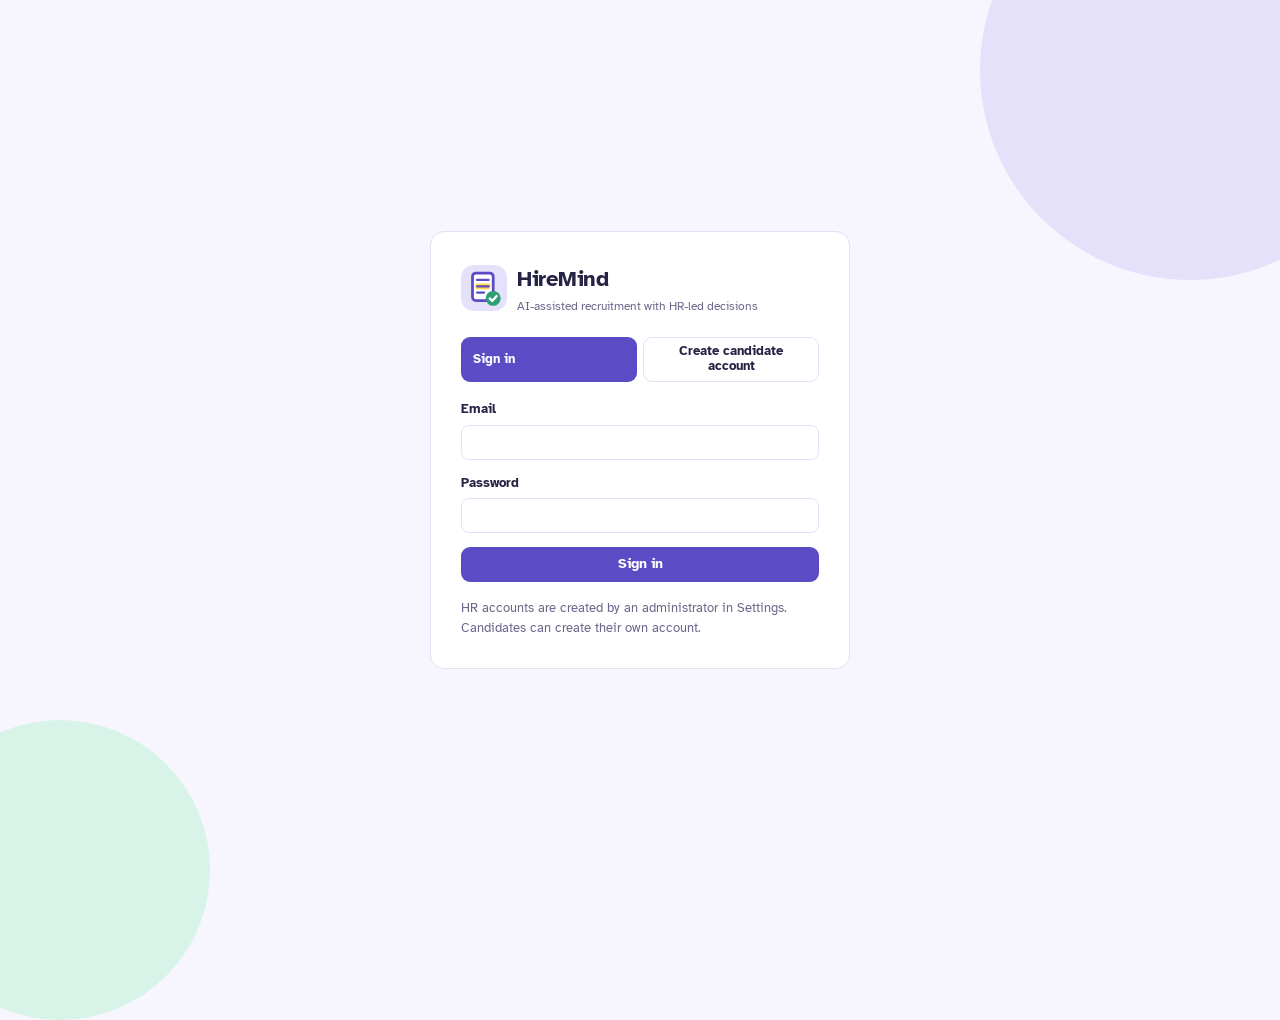
<file: frontend/index.html>
<!DOCTYPE html>
<html lang="en">
<head>
<meta charset="UTF-8"><meta name="viewport" content="width=device-width,initial-scale=1">
<title>HireMind — Dashboard</title>
<link rel="icon" href="img/logo.svg" type="image/svg+xml">
<link rel="stylesheet" href="css/design-system.css">
</head>
<body>
<div id="app-root"></div>
<script src="js/app.js"></script>
<script src="js/api.js"></script>
<script src="js/shell.js"></script>
<script>
startPage('Dashboard', '', ['hr', 'admin'], async body => {
  const a = await api('/api/analytics');
  const open = a.jobs.published || 0;
  const toGrade = a.assessments.submitted || 0;
  const needFix = a.parse_status.failed || 0;
  body.innerHTML = `
  <div class="section-header mb-24"><div>
    <div class="section-title">Welcome, ${esc(Auth.user.full_name || Auth.user.email)}</div>
    <div class="section-subtitle">Every number on this page comes from your stored jobs and applications.</div></div>
    <a href="jobs.html" class="btn btn-primary btn-sm" style="margin-left:auto">+ New job</a></div>
  <div class="grid grid-4 mb-24">
    ${stat('', 'Applications', a.applications, 'var(--teal)')}
    ${stat('', 'Open jobs', open, 'var(--emerald)')}
    ${stat('', 'Mean score', fmtScore(a.evaluations.mean_score), 'var(--amber)')}
    ${stat('', 'Final evaluations', a.evaluations.final, 'var(--violet)')}
  </div>
  <div class="grid grid-2 gap-20">
    <div class="card"><div class="card-header"><span class="card-title">Needs your attention</span></div><div class="card-body">
      ${todo(needFix, 'CVs could not be read (scanned or damaged) — correct them by hand', 'screening.html')}
      ${todo(toGrade, 'practical answers are waiting for rubric grading', 'verification.html')}
      ${todo((a.evaluations.evaluated || 0) - (a.evaluations.final || 0), 'evaluations are still provisional (evidence missing)', 'candidates.html')}
      ${todo(a.application_status.submitted || 0, 'new applications have not been assessed yet', 'candidates.html')}
      ${todo((a.fit && a.fit.flagged_for_review) || 0, 'candidates are flagged as a possible Good Fit by the model: read their CVs', 'candidates.html')}
    </div></div>
    <div class="card"><div class="card-header"><span class="card-title">Jobs</span><a href="analytics.html" class="btn btn-ghost btn-sm">Open analytics</a></div>
      ${a.per_job.length ? `<table class="data-table"><thead><tr><th>Job</th><th>Status</th><th>Applications</th><th>Mean score</th></tr></thead><tbody>
      ${a.per_job.map(j => `<tr><td>${esc(j.title)}</td><td>${statusBadge(j.status)}</td><td>${j.applications}</td><td>${fmtScore(j.mean_score)}</td></tr>`).join('')}
      </tbody></table>` : '<div class="hm-empty">No jobs yet.</div>'}
    </div>
  </div>`;
});
function stat(icon, label, value, color) {
  return `<div class="stat-card"><div class="stat-label">${label}</div><div class="stat-value">${esc(value)}</div></div>`;
}
function todo(n, text, href) {
  if (!n) return '';
  return `<a href="${href}" style="display:flex;gap:10px;align-items:center;padding:10px 0;border-bottom:1px solid var(--rule);color:inherit;text-decoration:none">
    <span class="badge badge-amber">${n}</span><span style="font-size:13px">${text}</span></a>`;
}
</script>
</body>
</html>
</file>
<file: frontend/css/design-system.css>
/* HireMind design system
   Light lavender and mint pages with soft tinted panels. The logo is a CV with one highlighted line and a check:
   the system marks the evidence, HR verifies it. The yellow highlighter is still used for evidence in CVs. */
@import url('https://fonts.googleapis.com/css2?family=Atkinson+Hyperlegible:ital,wght@0,400;0,700;1,400&display=swap');

:root {
  --paper: #F7F5FE;      /* page background, light lavender */
  --side: #EFEBFC;       /* sidebar */
  --surface: #FFFFFF;    /* panels */
  --ink: #262445;        /* text */
  --muted: #69678A;      /* secondary text */
  --rule: #E4E0F5;       /* borders and dividers */
  --pen: #5B4BC4;        /* actions and links */
  --pen-dark: #4A3BAE;
  --pen-soft: #E6E1FB;
  --marker: #FFE15A;     /* highlighter: evidence in CVs */
  --tint-1: #E6E1FB; --tint-2: #D8F3E7; --tint-3: #FFE7D9; --tint-4: #DDEBFF;  /* lavender, mint, peach, sky */
  --ok: #1F7A55;  --ok-bg: #D8F3E7;
  --warn: #8A5A12; --warn-bg: #FFF0CF;
  --bad: #B0414F; --bad-bg: #FCE2E6;
  --info: #5B4BC4; --info-bg: #E6E1FB;
  --plain-bg: #EFECF9;
  --radius: 14px;
  --font: 'Atkinson Hyperlegible', 'Segoe UI', system-ui, sans-serif;
  /* names kept from the Senior 1 prototype so older markup still renders */
  --mist: var(--muted); --teal: var(--pen); --violet: var(--pen); --amber: var(--warn); --rose: var(--bad);
  --emerald: var(--ok); --sky: var(--pen);
}

*, *::before, *::after { box-sizing: border-box; margin: 0; padding: 0; }
html { font-size: 15px; }
body { font-family: var(--font); background: var(--paper); color: var(--ink); line-height: 1.5; -webkit-font-smoothing: antialiased; }
a { color: var(--pen); }
:focus-visible { outline: 2px solid var(--pen); outline-offset: 2px; }
@media (prefers-reduced-motion: reduce) { * { transition: none !important; animation: none !important; } }

/* the highlighter */
mark, .marked { background: linear-gradient(transparent 52%, var(--marker) 52%, var(--marker) 92%, transparent 92%); color: inherit; padding: 0 2px; }

/* shell */
.app-shell { display: grid; grid-template-columns: 236px 1fr; min-height: 100vh; }
.sidebar { background: var(--side); display: flex; flex-direction: column; position: sticky; top: 0; height: 100vh; overflow: hidden; }
.sidebar::after { content: ""; position: absolute; width: 220px; height: 220px; border-radius: 50%; background: var(--tint-2); opacity: .7; bottom: -90px; left: -70px; pointer-events: none; }
.sidebar-nav, .sidebar-footer, .sidebar-logo { position: relative; z-index: 1; }
.sidebar-logo { padding: 22px 22px 18px; }
.logo-mark { display: flex; align-items: center; gap: 10px; }
.logo-icon { width: 38px; height: 38px; flex-shrink: 0; }
.logo-icon img { width: 100%; height: 100%; display: block; }
.logo-text { font-size: 21px; font-weight: 700; letter-spacing: -0.3px; }
.logo-text span { font-weight: 700; }
.tagline { font-size: 12px; color: var(--muted); margin-top: 2px; }
.sidebar-nav { flex: 1; padding: 6px 12px; overflow-y: auto; }
.nav-section-label { font-size: 12px; color: var(--muted); padding: 10px 10px 6px; }
.nav-item { display: flex; align-items: center; gap: 8px; padding: 8px 12px; margin: 1px 0; border-radius: 9px; color: var(--ink); text-decoration: none; font-size: 14px; }
.nav-item:hover { background: rgba(255, 255, 255, 0.6); }
.nav-item.active { background: var(--surface); color: var(--pen); font-weight: 700; box-shadow: 0 1px 0 var(--rule); }
.nav-icon { display: none; }
.nav-badge { margin-left: auto; font-size: 11px; color: var(--muted); background: var(--surface) !important; border-radius: 99px; padding: 1px 7px; }
.sidebar-footer { padding: 14px; }
.user-card { display: flex; align-items: center; gap: 10px; }
.avatar { border-radius: 50%; background: var(--pen); color: #fff; display: grid; place-items: center; font-weight: 700; flex-shrink: 0; }
.user-name { font-size: 13px; font-weight: 700; max-width: 120px; overflow: hidden; text-overflow: ellipsis; white-space: nowrap; }
.user-role { font-size: 12px; color: var(--muted); }
.user-card button { color: var(--pen) !important; text-decoration: underline; }

.main-content { min-width: 0; position: relative; overflow: clip; }
.main-content::before, .main-content::after { content: ""; position: absolute; border-radius: 50%; pointer-events: none; z-index: 0; }
.main-content::before { right: -60px; top: -80px; width: 260px; height: 260px; background: var(--tint-1); opacity: .8; }
.main-content::after { right: 150px; top: -30px; width: 90px; height: 90px; background: var(--tint-3); opacity: .9; }
.topbar, .page-content { position: relative; z-index: 1; }
.topbar { display: flex; align-items: center; gap: 16px; padding: 22px 36px 0; }
.topbar-title { font-size: 14px; color: var(--muted); }
.topbar-title span { color: var(--muted); }
.topbar-title span::before { content: '/ '; }
.topbar-actions { margin-left: auto; display: flex; gap: 8px; }
.page-content { padding: 14px 36px 48px; max-width: 1280px; }

/* headings */
.section-header { display: flex; align-items: flex-end; gap: 16px; flex-wrap: wrap; }
.section-title { font-size: 24px; font-weight: 700; letter-spacing: -0.3px; line-height: 1.25; }
.section-subtitle { color: var(--muted); font-size: 14px; margin-top: 4px; max-width: 70ch; }

/* panels */
.card { background: var(--surface); border: 1px solid var(--rule); border-radius: var(--radius); min-width: 0; }
.card-header { display: flex; align-items: center; gap: 10px; padding: 14px 18px; border-bottom: 1px solid var(--rule); }
.card-title { font-weight: 700; font-size: 15px; }
.card-header > :last-child:not(:first-child) { margin-left: auto; }
.card-body { padding: 18px; }

.stat-card { background: var(--tint-1); border-radius: var(--radius); padding: 16px 18px; }
.stat-card:nth-child(4n+2) { background: var(--tint-2); }
.stat-card:nth-child(4n+3) { background: var(--tint-3); }
.stat-card:nth-child(4n+4) { background: var(--tint-4); }
.stat-icon { display: none; }
.stat-label { font-size: 13px; color: var(--ink); opacity: .75; }
.stat-value { font-size: 34px; font-weight: 700; letter-spacing: -0.5px; margin-top: 2px; font-variant-numeric: tabular-nums; }

/* layout helpers */
.grid { display: grid; }
.grid-2 { grid-template-columns: repeat(2, minmax(0, 1fr)); }
.grid-3 { grid-template-columns: repeat(3, minmax(0, 1fr)); }
.grid-4 { grid-template-columns: repeat(4, minmax(0, 1fr)); }
.grid-2, .grid-3, .grid-4 { gap: 16px; }
.gap-4 { gap: 4px; } .gap-16 { gap: 16px; } .gap-20 { gap: 20px; }
.flex { display: flex; } .flex-col { flex-direction: column; } .items-center { align-items: center; } .justify-between { justify-content: space-between; }
.mb-8 { margin-bottom: 8px; } .mb-16 { margin-bottom: 16px; } .mb-24 { margin-bottom: 24px; } .mt-4 { margin-top: 4px; } .mt-16 { margin-top: 16px; }
.divider { height: 1px; background: var(--rule); margin: 14px 0; }

/* tables */
.data-table { width: 100%; border-collapse: collapse; }
.data-table th { text-align: left; font-size: 13px; font-weight: 400; color: var(--muted); padding: 10px 16px; border-bottom: 1px solid var(--rule); }
.data-table td { padding: 12px 16px; border-bottom: 1px solid var(--rule); font-size: 14px; vertical-align: top; }
.data-table tr:last-child td { border-bottom: none; }
.data-table tbody tr:hover td { background: #FAF9FE; }

/* status labels: colour plus the word itself, never colour alone */
.badge { display: inline-block; font-size: 12px; font-weight: 700; padding: 3px 10px; border-radius: 99px; background: var(--plain-bg); color: var(--ink); white-space: nowrap; vertical-align: middle; }
.badge-teal, .badge-sky, .badge-violet { background: var(--info-bg); color: var(--info); }
.badge-emerald { background: var(--ok-bg); color: var(--ok); }
.badge-amber { background: var(--warn-bg); color: var(--warn); }
.badge-rose { background: var(--bad-bg); color: var(--bad); }
.chip { display: inline-block; font-size: 12px; padding: 2px 9px; border: 1px solid var(--rule); border-radius: 99px; background: var(--surface); }

/* buttons */
.btn { display: inline-flex; align-items: center; gap: 6px; font-family: inherit; font-size: 14px; font-weight: 700; padding: 8px 14px; border-radius: 9px; border: 1px solid transparent; cursor: pointer; text-decoration: none; line-height: 1.2; }
.btn-sm { font-size: 13px; padding: 6px 11px; }
.btn-lg { font-size: 15px; padding: 11px 18px; }
.btn-primary { background: var(--pen); color: #fff; }
.btn-primary:hover { background: var(--pen-dark); }
.btn-ghost, .btn-secondary { background: var(--surface); color: var(--ink); border-color: var(--rule); }
.btn-ghost:hover, .btn-secondary:hover { border-color: var(--muted); }
.btn-danger { background: var(--surface); color: var(--bad); border-color: var(--bad); }
.btn-danger:hover { background: var(--bad-bg); }

/* forms */
.form-group { margin-bottom: 14px; }
.form-label { display: block; font-size: 13px; font-weight: 700; margin-bottom: 5px; }
.form-input, .form-select, .form-textarea { width: 100%; font-family: inherit; font-size: 14px; color: var(--ink); background: var(--surface); border: 1px solid var(--rule); border-radius: 8px; padding: 8px 10px; }
.form-input:focus, .form-select:focus, .form-textarea:focus { outline: 2px solid var(--pen); outline-offset: 0; border-color: var(--pen); }
.form-textarea { resize: vertical; line-height: 1.5; }
input[type=range] { accent-color: var(--pen); }
input[type=radio], input[type=checkbox] { accent-color: var(--pen); }

.progress-bar { height: 8px; background: var(--plain-bg); border-radius: 99px; overflow: hidden; }
.progress-fill { height: 100%; background: var(--pen) !important; border-radius: 99px; }

/* toasts */
.toast-container { position: fixed; bottom: 20px; right: 20px; display: flex; flex-direction: column; gap: 8px; z-index: 300; }
.toast { display: flex; gap: 10px; align-items: flex-start; background: var(--ink); color: #fff; padding: 11px 14px; border-radius: 8px; font-size: 13px; max-width: 380px; transition: opacity .3s; border-left: 4px solid var(--marker); }
.toast.error { border-left-color: #FF8A80; }
.toast.success { border-left-color: #7FD3A8; }

/* added for the connected version */
.hm-modal { position: fixed; inset: 0; background: rgba(38, 36, 69, 0.4); z-index: 200; display: none; align-items: center; justify-content: center; padding: 20px; }
.hm-modal.open { display: flex; }
.hm-modal-box { background: var(--surface); border-radius: 16px; width: 100%; max-width: 640px; max-height: 90vh; overflow-y: auto; padding: 24px 26px; box-shadow: 0 20px 50px rgba(38, 36, 69, 0.22); }
.hm-empty { padding: 28px 18px; text-align: center; color: var(--muted); font-size: 14px; }
.hm-row-actions { display: flex; gap: 6px; flex-wrap: wrap; }
.hm-kv { display: grid; grid-template-columns: 110px 1fr; gap: 6px 12px; font-size: 14px; }
.hm-kv dt { color: var(--muted); }
.hm-excerpt { font-size: 14px; line-height: 1.6; }
.hm-note { font-size: 13px; color: var(--muted); line-height: 1.55; }
.hm-alert { background: var(--bad-bg); color: var(--bad); padding: 10px 12px; border-radius: 8px; font-size: 14px; margin-bottom: 10px; }
.hm-list-item { display: flex; width: 100%; align-items: center; justify-content: space-between; gap: 8px; padding: 11px 16px; background: none; border: 0; border-bottom: 1px solid var(--rule); font: inherit; font-size: 14px; color: var(--ink); cursor: pointer; text-align: left; }
.hm-list-item:hover { background: var(--paper); }
.hm-list-item.active { background: var(--pen-soft); }
.hm-list-item.active span:first-child { color: var(--pen); font-weight: 700; }

@media (max-width: 900px) {
  .app-shell { grid-template-columns: 1fr; }
  .sidebar { position: static; height: auto; }
  .sidebar::after, .main-content::after { display: none; }
  .sidebar-nav { display: flex; flex-wrap: wrap; gap: 2px; }
  .nav-section-label { display: none; }
  .topbar, .page-content { padding-left: 16px; padding-right: 16px; }
  .grid-2, .grid-3, .grid-4, .grid[style*="grid-template-columns"] { grid-template-columns: 1fr !important; }
}
</file>
